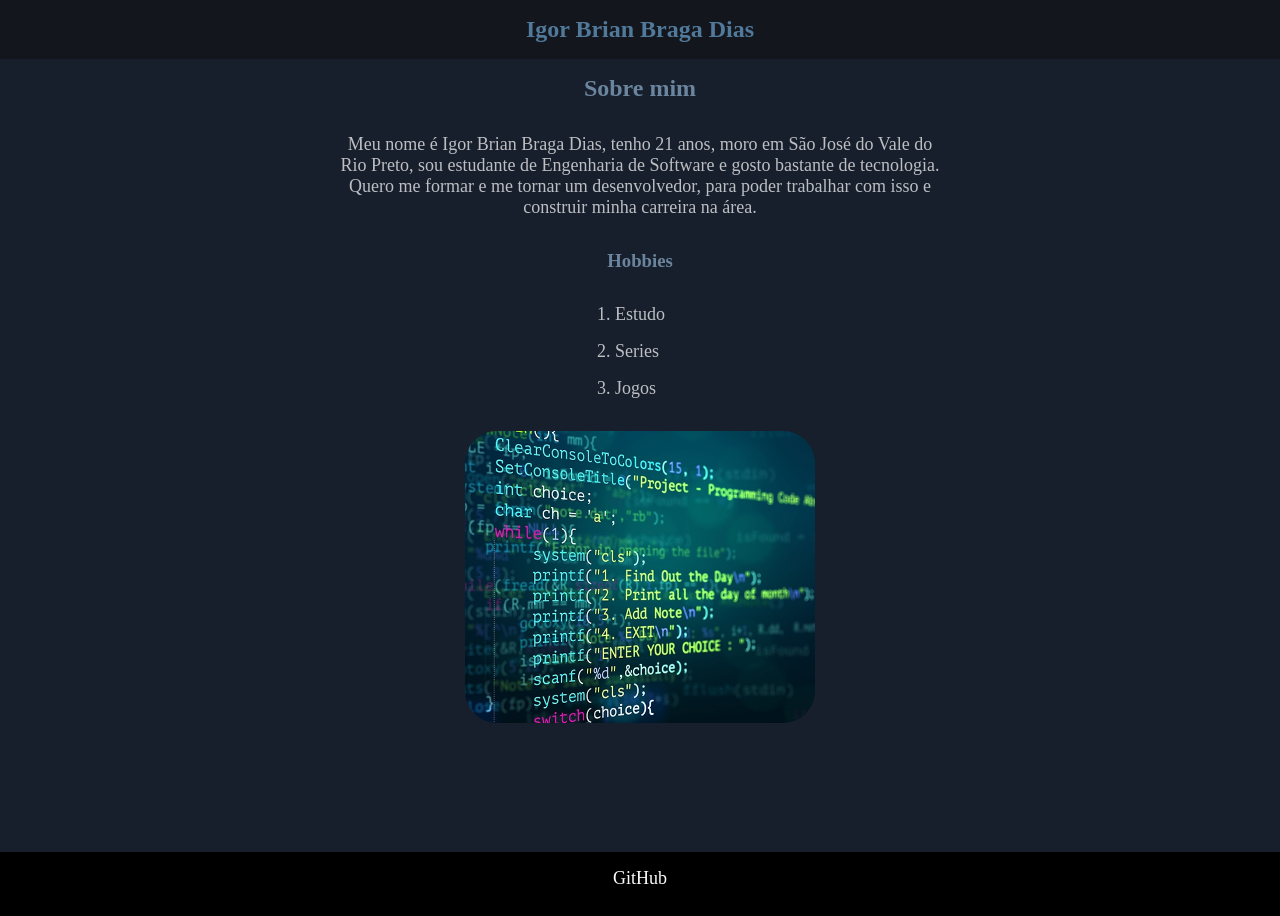
<file: Avaliação-html-css/Exercicio-01/index.html>
<!DOCTYPE html>
<html lang="pt-BR">
<head>
    <meta charset="UTF-8">
    <meta name="viewport" content="width=device-width, initial-scale=1.0">
    <link rel="stylesheet" href="style.css">
    <title>Exercicio 1</title>
</head>
<body>
    <header>
        <nav>
            <h1>
                Igor Brian Braga Dias
            </h1>
        </nav>
    </header>
    <main>
        <div  class="div">
            <h2>Sobre mim</h2>
             <p>Meu nome é Igor Brian Braga Dias, tenho 21 anos, moro em São José do Vale do Rio Preto, sou estudante de Engenharia de Software e gosto bastante de tecnologia. Quero me formar e me tornar um desenvolvedor, para poder trabalhar com isso e construir minha carreira na área.</p>
             <h3>Hobbies</h3>
             <ol>
                <li>Estudo</li>
                <li>Series</li>
                <li>Jogos</li>
            </ol>
            <img src="image.png" alt="Hobbies">
        </div>
    </main>
    <footer>
        <div>
            <a class="link" href="https://github.com/Bryanxrt" target="_blank" >GitHub</a>
        </div>
    </footer>
</body>
</html>
</file>
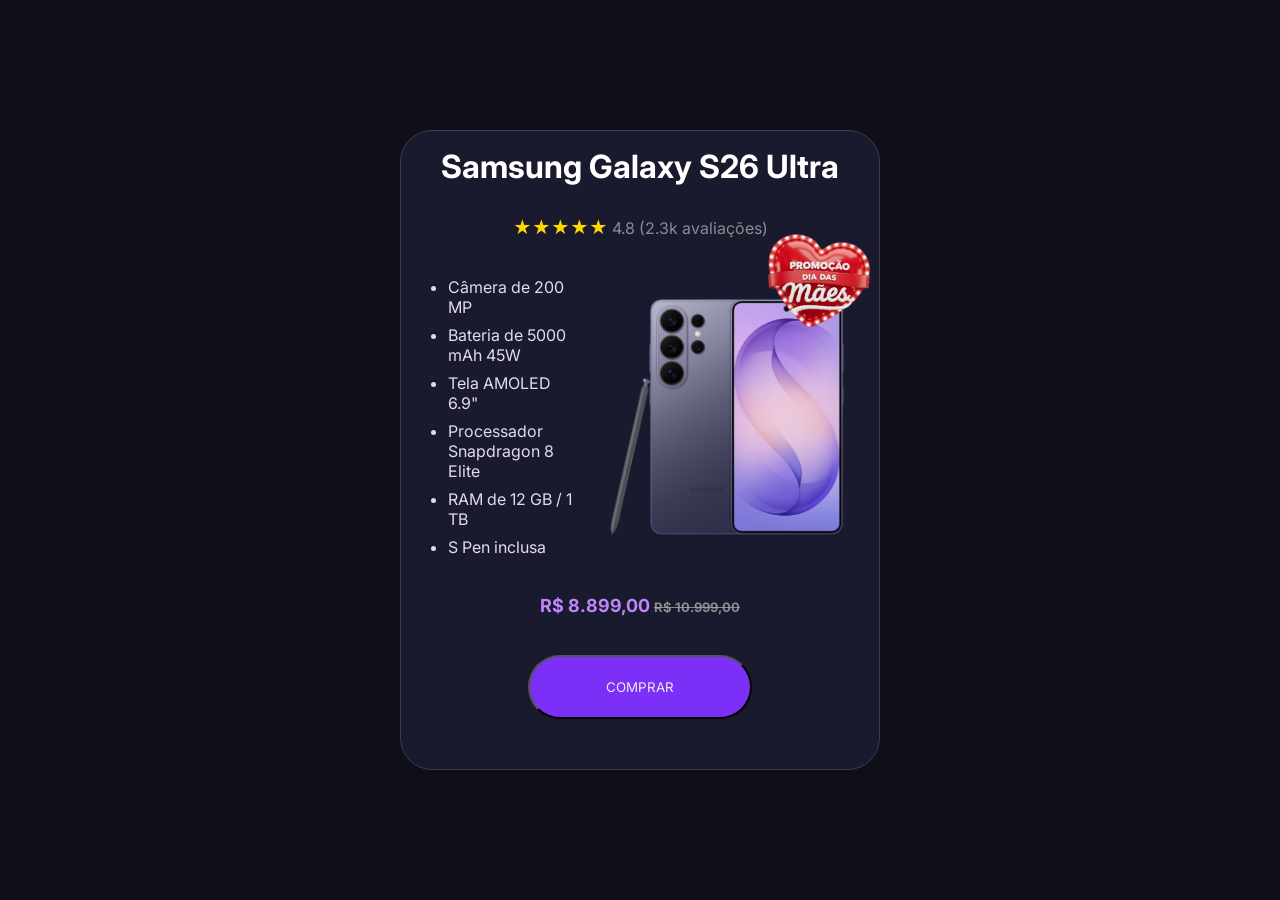
<file: Avaliação-html-css/Exercicio-02/index.html>
<!DOCTYPE html>
<html lang="pt-BR">

<head>
    <meta charset="UTF-8">
    <meta name="viewport" content="width=device-width, initial-scale=1.0">
    <link rel="stylesheet" href="style.css">
    <link href="https://fonts.googleapis.com/css2?family=Inter:wght@400;700&display=swap" rel="stylesheet">
    <title>Exercicio 2</title>
</head>

<body>
    <div class="card">
        <div class="dia">
            <img class="promocao" src="Imagens/image.png" alt="">
        </div>
        <h1>Samsung Galaxy S26 Ultra</h1>
        <div class="avaliacoes">
            <span class="estrelas">★★★★★</span>
            <span class="info">4.8 (2.3k avaliações)</span>
        </div>
        <div class="desc-img">
            <ul>
                <li>Câmera de 200 MP</li>
                <li>Bateria de 5000 mAh 45W</li>
                <li>Tela AMOLED 6.9"</li>
                <li>Processador Snapdragon 8 Elite</li>
                <li>RAM de 12 GB / 1 TB</li>
                <li>S Pen inclusa</li>
            </ul>
            <img class="s26" src="Imagens/S26.png" alt="Samsung Galaxy S26 Ultra">
        </div>
        <p class="preco">R$ 8.899,00 <span>R$ 10.999,00</span></p>
        <button>
            <a href="https://shop.samsung.com/br/galaxy-s26-ultra/p" target="_blank">COMPRAR</a>
        </button>
    </div>
</body>

</html>
</file>
<file: Avaliação-html-css/Exercicio-01/style.css>
*{
    margin: 0;
    padding: 0;
    box-sizing: border-box;
}

nav{
    width: 100%;
    padding: 1rem;

    background-color: #13161c;
    color: #6598c2c2;

    font-family: Georgia, 'Times New Roman', Times, serif;

    text-align: center;
}

.div{
    width: 100%;
    height: 793px;

    background-color: #171e2c;
    color: #fcfcfcb8;

    display: flex;
    flex-direction: column;
    align-items: center;
    padding: 1rem;
    gap: 2rem;

    font-family: Georgia, 'Times New Roman', Times, serif;
}

p{
    width: 90%;
    max-width: 38rem;
    text-align: center;
    font-size: large;
}

h2, h3{
    color: #85a6c1c2;
}

ol{
    font-size: large;
    display: flex;
    flex-direction: column;
    gap: 1rem;
}

img{
    width: 350px;
    display: flex;
    border-radius: 2rem;
}

footer{
    width: 100%;
    height: 4rem;
    background-color: black;
}

.link{
    text-decoration: none;
    font-family: Georgia, 'Times New Roman', Times, serif;
    font-size: large;

    color: #fcfcfc;
    
    display: flex;
    justify-content: center;
    padding: 1rem;
}

a:hover{
    color: cadetblue;
}
</file>
<file: Avaliação-html-css/Exercicio-02/style.css>
*{
    margin: 0;
    padding: 0;
    box-sizing: border-box;
}

body{
    background-color: #0f0f1a;  
    display: flex;
    justify-content: center;
    align-items: center;
    height: 100vh;
    font-family: 'Inter', sans-serif;
}

h1{
    height: 3rem;
    padding: 1rem;
}

.estrelas{
    color: gold;
    font-size: large;
}

.info{
    color: #aaaaaac7;
}

.card{
    width: 30rem;
    height: 40rem;

    background-color: #1a1a2e;
    border-radius: 2rem;
    border: 1px solid #3f3b47;
    color: #ffffff;
    text-align: center;

    display: flex;
    flex-direction: column;
    align-items: center;
    gap: 2.4rem;
    position: relative;
}

.dia{
    position: absolute;
    top: 6rem;
    right: 0.4rem;
}

.promocao{
    width: 7rem;
    height: 7rem;
    transform: rotate(10deg);
}

.desc-img{
    display: flex;
    flex-direction: row;
    align-items: center;
    gap: 2rem;
}

ul{
    width: 9rem;
    text-align: left;
    padding-left: 1rem;
    display: flex;
    flex-direction: column;
    gap: 8px;
    color: #e2d9f3;
}

.s26{
    width: 15rem;
    height: 15rem;
    object-fit: contain;
}

.preco{
    color: #c084fc;
    font-size: large;
    font-weight: 700;
}

.preco span{
    color: #aaaaaac7;
    font-size: small;
    text-decoration: line-through;
}

button{
    width: 14rem;
    height: 4rem;

    border-radius: 3rem;
    background-color: #7b2ff7;
}

button:hover{
    background-color: #9b4fff;
    cursor: pointer;
}

a{
    font-family: 'Inter', sans-serif;
    text-decoration: none;
    color: #eeebeb;
}

a:hover{
    color: #d3d1d6;
}
</file>
